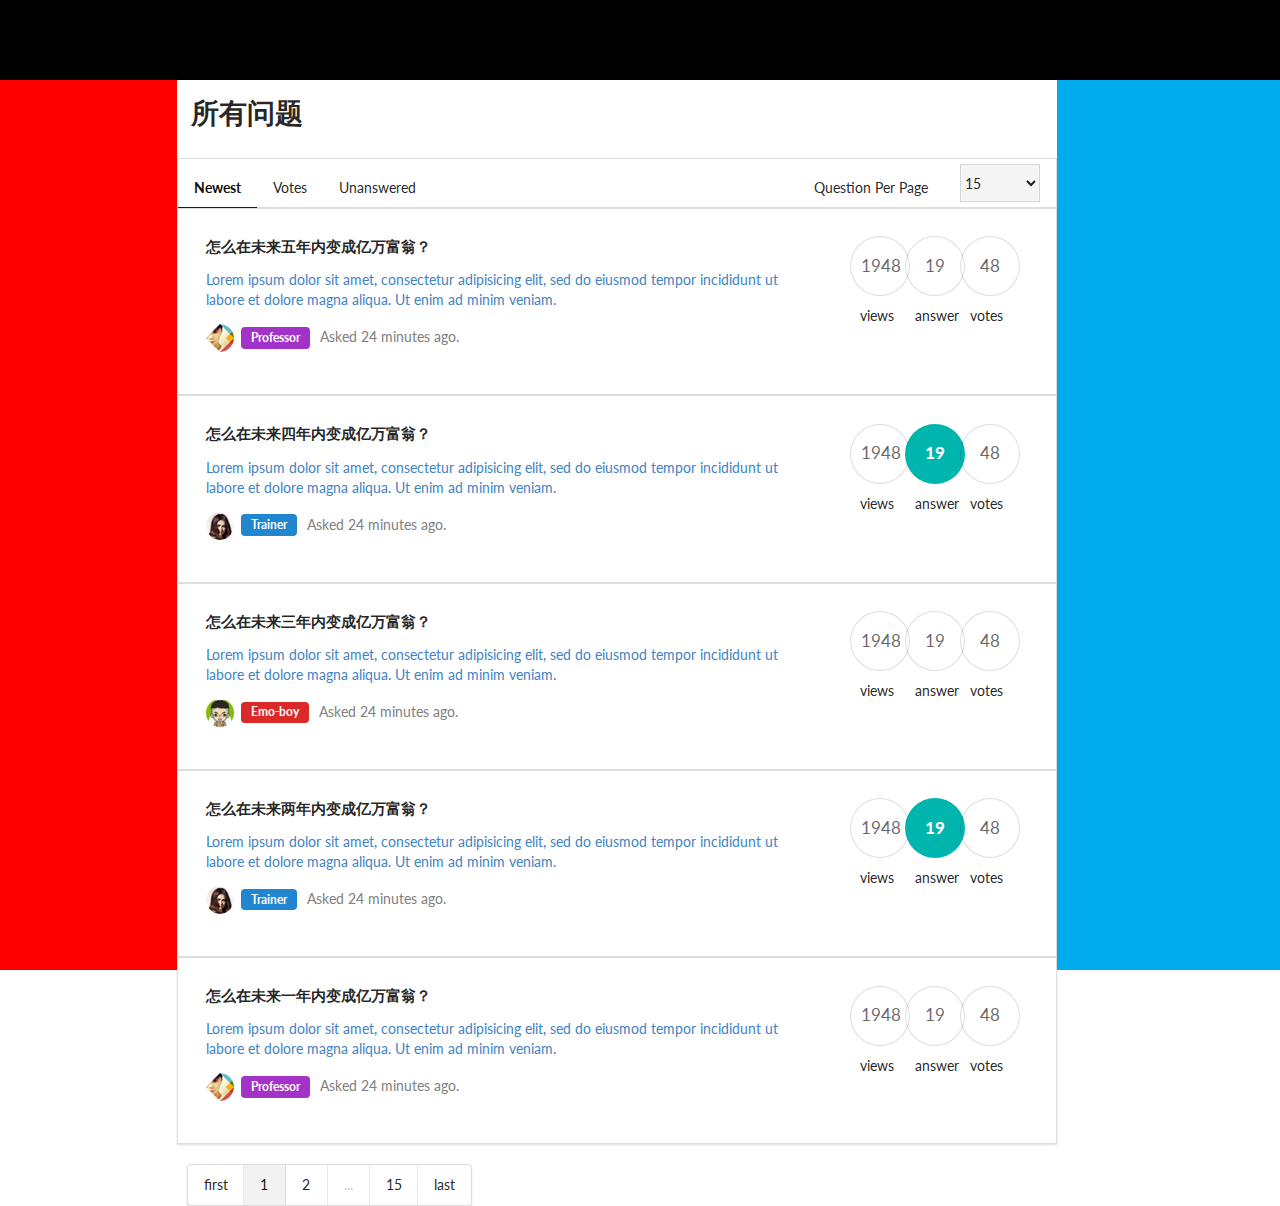
<file: src/index.html>
<!DOCTYPE html>
<html lang="en">
<head>
    <meta charset="UTF-8">
    <title>index</title>
    <link rel="stylesheet" href="css/semantic.css" media="screen" title="no title" charset="utf-8">
    <link rel="stylesheet" href="css/common.css">
</head>
<body>
<div class="header-lx"></div>
<div class="content-lx">
    <div class="left-lx"></div>
    <div class="middle-lx">
        <div class="ui basic segment">
            <h1 class="ui hearder">所有问题</h1>
        </div>
        <div class="ui secondary pointing menu" style="border:solid rgba(34, 36, 38, 0.15) 1px;height:50px;margin-bottom:0px;">
                <a href="#" class="active item">Newest</a>
                <a href="#" class="item">Votes</a>
                <a href="#"class="item">Unanswered</a>
                <div class="right menu">
                    <a class="item">
                        Question Per Page
                    </a>
                    <div class="item" style="padding-bottom:5px;">
                        <select class="ui dropdown" style="width:80px;background-color:rgb(245, 245, 245);padding:0px;">
                          <option value="">15</option>
                          <option value="1">30</option>
                          <option value="0">50</option>
                        </select>
                    </div>
                </div>
        </div>
        <div class="ui segment"style="margin-top:0px;border-radius:0px;margin-bottom:0px;">
            <div class="ui grid">
                <div class="twelve wide column">
                    <div class="ui basic segment">
                    <h4 class="ui hearder">怎么在未来五年内变成亿万富翁？</h4>
                    <a href="#">Lorem ipsum dolor sit amet, consectetur adipisicing elit, sed do eiusmod tempor incididunt ut labore et dolore magna aliqua. Ut enim ad minim veniam.</a>
                    <div class="ui basic segment" style="padding-left:0px;margin-top:0px;">
                        <img class="ui avatar image" src="img/Ellipse 1.png">
                          <div class="ui purple horizontal label" style="text-align:center;">
                              Professor
                          </div>
                          <span style="color:grey;">Asked 24 minutes ago.</span>
                    </div>
                </div>


                </div>
                <div class="one wide column">
                    <button type="button" name="button" class="ui basic circular icon button" style="width:60px;height:60px;border-color:grey;margin-top:50%;">
                        <span style="font-size:17px;">1948</span>
                    </button>
                    <span style="display:block;margin-top:10px;margin-left:10px;">
                        views
                    </span>
                </div>
                <div class="one wide column">
                    <button type="button" name="button" class="ui basic circular icon button" style="width:60px;height:60px;border-color:grey;margin-top:50%;">
                        <span style="font-size:17px;">19</span>
                    </button>
                    <span style="display:block;margin-top:10px;margin-left:10px;">
                        answer
                    </span>
                </div>
                <div class="one wide column">
                    <button type="button" name="button" class="ui basic circular icon button" style="width:60px;height:60px;border-color:grey;margin-top:50%;">
                        <span style="font-size:17px;">48</span>
                    </button>
                    <span style="display:block;margin-top:10px;margin-left:10px;">
                        votes
                    </span>
                </div>


            </div>


        </div>
        <div class="ui segment"style="margin-top:0px;border-radius:0px;margin-bottom:0px;">
            <div class="ui grid">
                <div class="twelve wide column">
                    <div class="ui basic segment">
                    <h4 class="ui hearder">怎么在未来四年内变成亿万富翁？</h4>
                    <a href="#">Lorem ipsum dolor sit amet, consectetur adipisicing elit, sed do eiusmod tempor incididunt ut labore et dolore magna aliqua. Ut enim ad minim veniam.</a>
                    <div class="ui basic segment" style="padding-left:0px;margin-top:0px;">
                        <img class="ui avatar image" src="img/touxian.png">
                          <div class="ui blue horizontal label" style="text-align:center;">
                              Trainer
                          </div>
                          <span style="color:grey;">Asked 24 minutes ago.</span>
                    </div>
                </div>

                </div>
                <div class="one wide column">
                    <button type="button" name="button" class="ui basic circular icon button" style="width:60px;height:60px;border-color:grey;margin-top:50%;">
                        <span style="font-size:17px;">1948</span>
                    </button>
                    <span style="display:block;margin-top:10px;margin-left:10px;">
                        views
                    </span>
                </div>
                <div class="one wide column">
                    <button type="button" name="button" class="ui teal circular icon button" style="width:60px;height:60px;border-color:grey;margin-top:50%;">
                        <span style="font-size:17px;">19</span>
                    </button>
                    <span style="display:block;margin-top:10px;margin-left:10px;">
                        answer
                    </span>
                </div>
                <div class="one wide column">
                    <button type="button" name="button" class="ui basic circular icon button" style="width:60px;height:60px;border-color:grey;margin-top:50%;">
                        <span style="font-size:17px;">48</span>
                    </button>
                    <span style="display:block;margin-top:10px;margin-left:10px;">
                        votes
                    </span>
                </div>


            </div>


        </div>

        <div class="ui segment"style="margin-top:0px;border-radius:0px;margin-bottom:0px;">
            <div class="ui grid">
                <div class="twelve wide column">
                    <div class="ui basic segment">
                    <h4 class="ui hearder">怎么在未来三年内变成亿万富翁？</h4>
                    <a href="#">Lorem ipsum dolor sit amet, consectetur adipisicing elit, sed do eiusmod tempor incididunt ut labore et dolore magna aliqua. Ut enim ad minim veniam.</a>
                    <div class="ui basic segment" style="padding-left:0px;margin-top:0px;">
                        <img class="ui avatar image" src="img/Tom-small.jpg">
                          <div class="ui red horizontal label" style="text-align:center;">
                              Emo-boy
                          </div>
                          <span style="color:grey;">Asked 24 minutes ago.</span>
                    </div>
                </div>

                </div>
                <div class="one wide column">
                    <button type="button" name="button" class="ui basic circular icon button" style="width:60px;height:60px;border-color:grey;margin-top:50%;">
                        <span style="font-size:17px;">1948</span>
                    </button>
                    <span style="display:block;margin-top:10px;margin-left:10px;">
                        views
                    </span>
                </div>
                <div class="one wide column">
                    <button type="button" name="button" class="ui basic circular icon button" style="width:60px;height:60px;border-color:grey;margin-top:50%;">
                        <span style="font-size:17px;">19</span>
                    </button>
                    <span style="display:block;margin-top:10px;margin-left:10px;">
                        answer
                    </span>
                </div>
                <div class="one wide column">
                    <button type="button" name="button" class="ui basic circular icon button" style="width:60px;height:60px;border-color:grey;margin-top:50%;">
                        <span style="font-size:17px;">48</span>
                    </button>
                    <span style="display:block;margin-top:10px;margin-left:10px;">
                        votes
                    </span>
                </div>


            </div>


        </div>

        <div class="ui segment"style="margin-top:0px;border-radius:0px;margin-bottom:0px;">
            <div class="ui grid">
                <div class="twelve wide column">
                    <div class="ui basic segment">
                    <h4 class="ui hearder">怎么在未来两年内变成亿万富翁？</h4>
                    <a href="#">Lorem ipsum dolor sit amet, consectetur adipisicing elit, sed do eiusmod tempor incididunt ut labore et dolore magna aliqua. Ut enim ad minim veniam.</a>
                    <div class="ui basic segment" style="padding-left:0px;margin-top:0px;">
                        <img class="ui avatar image" src="img/touxian.png">
                          <div class="ui blue horizontal label" style="text-align:center;">
                              Trainer
                          </div>
                          <span style="color:grey;">Asked 24 minutes ago.</span>
                    </div>
                </div>

                </div>
                <div class="one wide column">
                    <button type="button" name="button" class="ui basic circular icon button" style="width:60px;height:60px;border-color:grey;margin-top:50%;">
                        <span style="font-size:17px;">1948</span>
                    </button>
                    <span style="display:block;margin-top:10px;margin-left:10px;">
                        views
                    </span>
                </div>
                <div class="one wide column">
                    <button type="button" name="button" class="ui teal circular icon button" style="width:60px;height:60px;border-color:grey;margin-top:50%;">
                        <span style="font-size:17px;">19</span>
                    </button>
                    <span style="display:block;margin-top:10px;margin-left:10px;">
                        answer
                    </span>
                </div>
                <div class="one wide column">
                    <button type="button" name="button" class="ui basic circular icon button" style="width:60px;height:60px;border-color:grey;margin-top:50%;">
                        <span style="font-size:17px;">48</span>
                    </button>
                    <span style="display:block;margin-top:10px;margin-left:10px;">
                        votes
                    </span>
                </div>


            </div>


        </div>

        <div class="ui segment"style="margin-top:0px;border-radius:0px;margin-bottom:0px;">
            <div class="ui grid">
                <div class="twelve wide column">
                    <div class="ui basic segment">
                    <h4 class="ui hearder">怎么在未来一年内变成亿万富翁？</h4>
                    <a href="#">Lorem ipsum dolor sit amet, consectetur adipisicing elit, sed do eiusmod tempor incididunt ut labore et dolore magna aliqua. Ut enim ad minim veniam.</a>
                    <div class="ui basic segment" style="padding-left:0px;margin-top:0px;">
                        <img class="ui avatar image" src="img/Ellipse 1.png">
                          <div class="ui purple horizontal label" style="text-align:center;">
                              Professor
                          </div>
                          <span style="color:grey;">Asked 24 minutes ago.</span>
                    </div>
                </div>

                </div>
                <div class="one wide column">
                    <button type="button" name="button" class="ui basic circular icon button" style="width:60px;height:60px;border-color:grey;margin-top:50%;">
                        <span style="font-size:17px;">1948</span>
                    </button>
                    <span style="display:block;margin-top:10px;margin-left:10px;">
                        views
                    </span>
                </div>
                <div class="one wide column">
                    <button type="button" name="button" class="ui basic circular icon button" style="width:60px;height:60px;border-color:grey;margin-top:50%;">
                        <span style="font-size:17px;">19</span>
                    </button>
                    <span style="display:block;margin-top:10px;margin-left:10px;">
                        answer
                    </span>
                </div>
                <div class="one wide column">
                    <button type="button" name="button" class="ui basic circular icon button" style="width:60px;height:60px;border-color:grey;margin-top:50%;">
                        <span style="font-size:17px;">48</span>
                    </button>
                    <span style="display:block;margin-top:10px;margin-left:10px;">
                        votes
                    </span>
                </div>
            </div>
        </div>

        <div class="ui pagination menu" style="margin-top:20px;margin-left:10px;">
            <a class="item" >
              first
            </a>
            <a class="active item">
              1
            </a>
            <a class="item">
              2
            </a>
            <div class="disabled item">
              ...
            </div>
            <a class="item">
              15
            </a>
            <a class="item">
              last
            </a>
        </div>

    </div>
    <div class="right-lx"></div>
</div>

</body>
</html>
</file>
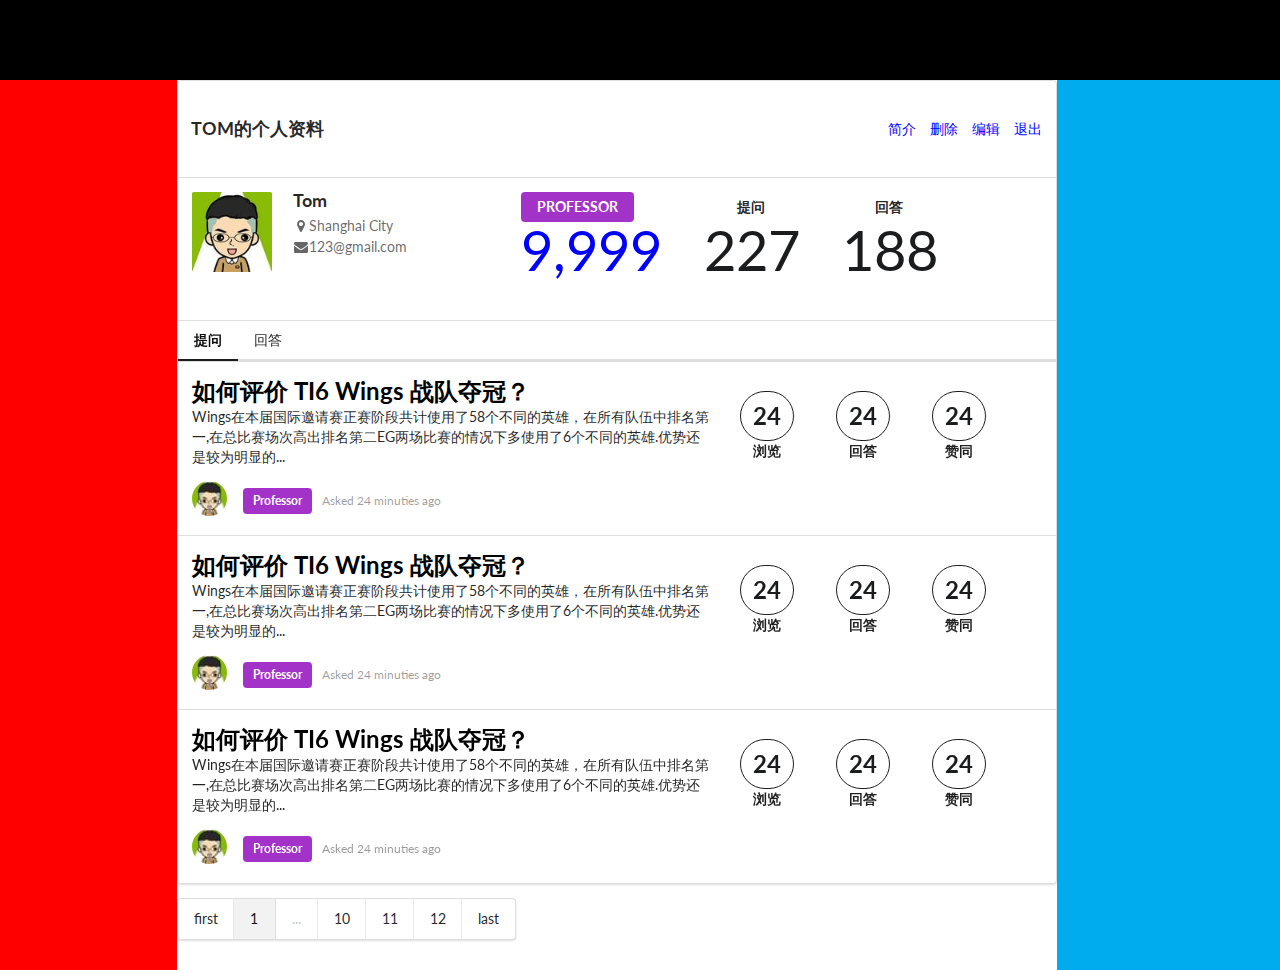
<file: src/profile.html>
<!DOCTYPE html>
<html lang="en">
<head>
    <meta charset="UTF-8">
    <title>profile</title>
    <link rel="stylesheet" href="css/common.css">
    <link rel="stylesheet" href="css/semantic.css">
    <link rel="stylesheet" href="css/yangpeitong.css">
</head>
<body>
<div class="header-lx"></div>
<div class="content-lx">
    <div class="left-lx"></div>
    <div class="middle-lx">
        <div class="ui segments">
            <div class="ui segment">
                <div class="ui text menu">
                    <div class="header item">
                        <h3>Tom的个人资料</h3>
                    </div>
                    <div class="right menu">
                        <a href="#" class="item">简介</a>
                        <a href="#" class="item">删除</a>
                        <a href="#" class="item">编辑</a>
                        <a href="#" class="item">退出</a>
                    </div>
                </div>
            </div>
            <div class="ui segment">
                <div class="ui grid">
                    <div class="six wide column">
                        <div class="ui items">
                            <div class="item">
                                <a class="ui tiny image">
                                    <img src="img/Tom.jpg">
                                </a>
                                <div class="content">
                                    <div class="header">
                                        <h3>Tom</h3>
                                    </div>
                                    <div class="meta">
                                        <span class="cinema"><i class="marker icon"></i>Shanghai City</span>
                                    </div>
                                    <div class="meta">
                                        <span class="cinema"><i class="mail icon"></i>123@gmail.com</span>
                                    </div>
                                </div>
                            </div>
                        </div>
                    </div>
                    <div class="ten wide column">
                        <div class="ui statistics">
                            <div class="statistic">
                                <div class="ui purple label">Professor</div>
                                <div class="value" style="color:blue;">9,999
                                </div>
                            </div>
                            <div class="statistic">
                                <div class="ui basic label">提问</div>

                                <div class="value">227</div>
                            </div>
                            <div class="statistic">
                                <div class="ui basic label">回答</div>
                                <div class="value">188</div>
                            </div>
                        </div>
                    </div>
                </div>
            </div>
            <div class="ui segment pointing-menu">
                <div class="ui secondary pointing menu">
                    <a class="item active">
                        提问
                    </a>
                    <a class="item">
                        回答
                    </a>
                </div>
            </div>
            <div class="ui segment">
                <div class="ui grid">
                    <div class="ten wide column">
                        <a href="#">
                            <h2 style="color:black;">如何评价 TI6 Wings 战队夺冠？</h2></a>
                        <p>
                            Wings在本届国际邀请赛正赛阶段共计使用了58个不同的英雄，在所有队伍中排名第一,在总比赛场次高出排名第二EG两场比赛的情况下多使用了6个不同的英雄.优势还是较为明显的...
                        </p>
                        <div class="ui feed">
                            <div class="event">
                                <div class="label">
                                    <img src="img/Tom-small.jpg">
                                </div>
                                <div class="content">
                                    <div class="summary">
                                        <a class="ui purple label">
                                            Professor
                                        </a>
                                        <div class="date">
                                            Asked 24 minuties ago
                                        </div>
                                    </div>
                                </div>
                            </div>
                        </div>
                    </div>
                    <div class="six wide column">
                        <div class="ui statistics">
                            <div class="statistic">
                                <div class="value">
                                    <a class="ui massive black circular basic label">24</a></div>
                                <div class="label">浏览</div>
                            </div>
                            <div class="statistic">
                                <div class="value">
                                    <a class="ui massive black circular basic label">24</a></div>
                                <div class="label">回答</div>
                            </div>
                            <div class="statistic">
                                <div class="value">
                                    <a class="ui massive black circular basic label">24</a></div>
                                <div class="label">赞同</div>
                            </div>
                        </div>
                    </div>
                </div>
            </div>
            <div class="ui segment">
                <div class="ui grid">
                    <div class="ten wide column">
                        <a href="#">
                            <h2 style="color:black;">如何评价 TI6 Wings 战队夺冠？</h2></a>
                        <p>
                            Wings在本届国际邀请赛正赛阶段共计使用了58个不同的英雄，在所有队伍中排名第一,在总比赛场次高出排名第二EG两场比赛的情况下多使用了6个不同的英雄.优势还是较为明显的...
                        </p>
                        <div class="ui feed">
                            <div class="event">
                                <div class="label">
                                    <img src="img/Tom-small.jpg">
                                </div>
                                <div class="content">
                                    <div class="summary">
                                        <a class="ui purple label">
                                            Professor
                                        </a>
                                        <div class="date">
                                            Asked 24 minuties ago
                                        </div>
                                    </div>
                                </div>
                            </div>
                        </div>
                    </div>
                    <div class="six wide column">
                        <div class="ui statistics">
                            <div class="statistic">
                                <div class="value">
                                    <a class="ui massive black circular basic label">24</a></div>
                                <div class="label">浏览</div>
                            </div>
                            <div class="statistic">
                                <div class="value">
                                    <a class="ui massive black circular basic label">24</a></div>
                                <div class="label">回答</div>
                            </div>
                            <div class="statistic">
                                <div class="value">
                                    <a class="ui massive black circular basic label">24</a></div>
                                <div class="label">赞同</div>
                            </div>
                        </div>
                    </div>
                </div>
            </div>
            <div class="ui segment">
                <div class="ui grid">
                    <div class="ten wide column">
                        <a href="#">
                            <h2 style="color:black;">如何评价 TI6 Wings 战队夺冠？</h2></a>
                        <p>
                            Wings在本届国际邀请赛正赛阶段共计使用了58个不同的英雄，在所有队伍中排名第一,在总比赛场次高出排名第二EG两场比赛的情况下多使用了6个不同的英雄.优势还是较为明显的...
                        </p>
                        <div class="ui feed">
                            <div class="event">
                                <div class="label">
                                    <img src="img/Tom-small.jpg">
                                </div>
                                <div class="content">
                                    <div class="summary">
                                        <a class="ui purple label">
                                            Professor
                                        </a>
                                        <div class="date">
                                            Asked 24 minuties ago
                                        </div>
                                    </div>
                                </div>
                            </div>
                        </div>
                    </div>
                    <div class="six wide column">
                        <div class="ui statistics">
                            <div class="statistic">
                                <div class="value">
                                    <a class="ui massive black circular basic label">24</a></div>
                                <div class="label">浏览</div>
                            </div>
                            <div class="statistic">
                                <div class="value">
                                    <a class="ui massive black circular basic label">24</a></div>
                                <div class="label">回答</div>
                            </div>
                            <div class="statistic">
                                <div class="value">
                                    <a class="ui massive black circular basic label">24</a></div>
                                <div class="label">赞同</div>
                            </div>
                        </div>
                    </div>
                </div>
            </div>
        </div>
        <div class="ui pagination menu">
            <a class="item">first</a>
            <a class="active item">1</a>
            <div class="disabled item">...</div>
            <a class="item">10</a>
            <a class="item">11</a>
            <a class="item">12</a>
            <a class="item">last</a>
        </div>
    </div>
    <div class="right-lx"></div>
</div>

</body>
</html>
</file>
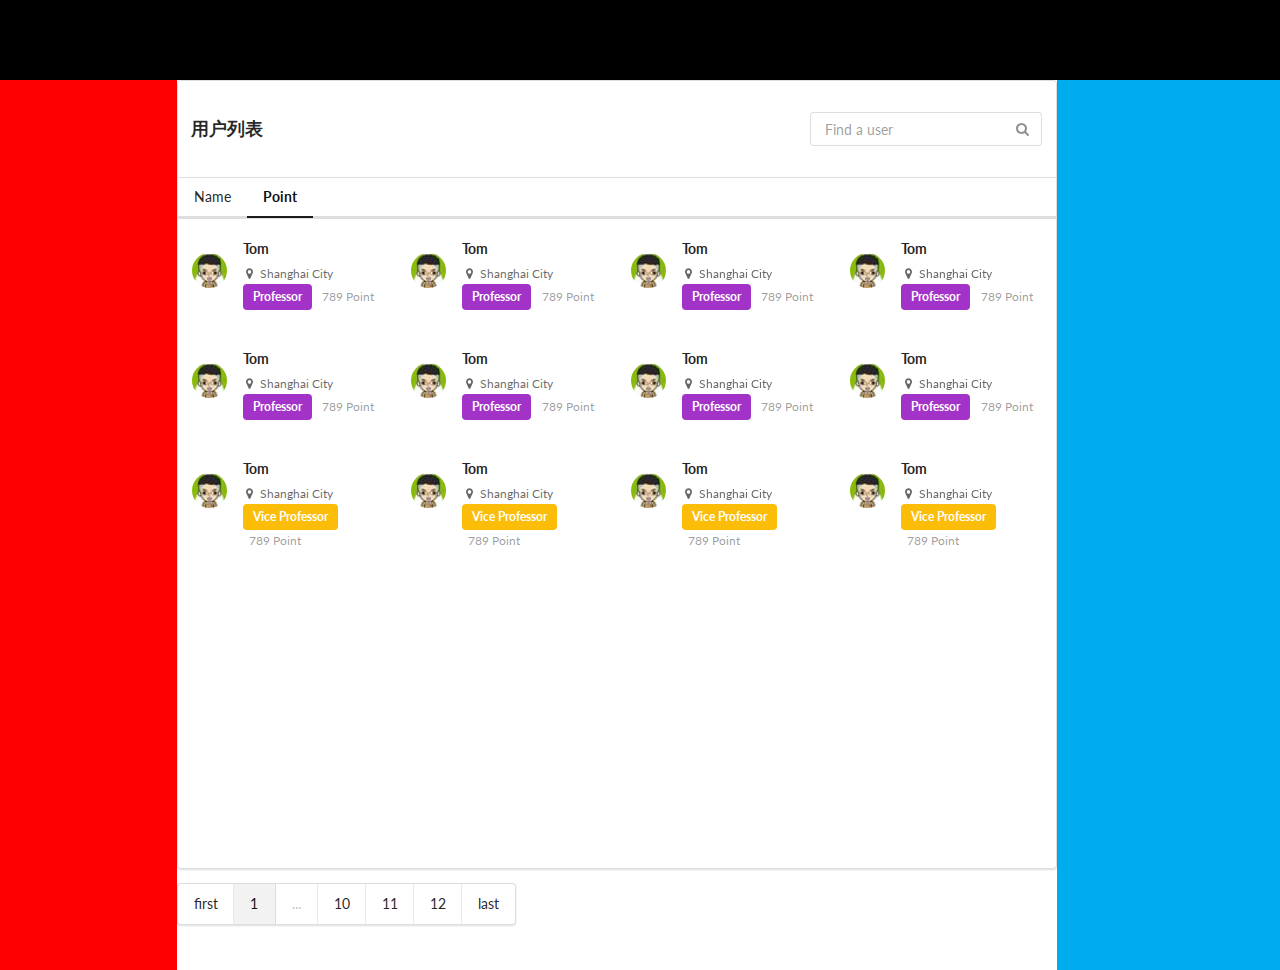
<file: src/users.html>
<!DOCTYPE html>
<html lang="en">

<head>
    <meta charset="UTF-8">
    <title>users</title>
    <link rel="stylesheet" href="css/common.css">
    <link rel="stylesheet" href="css/ad.css">
    <link rel="stylesheet" href="css/semantic.css">

</head>

<body>
    <div class="header-lx"></div>
    <div class="content-lx">
        <div class="left-lx"></div>
        <div class="middle-lx">
            <div class="ui segments">
                <div class="ui segment">
                    <div class="ui text menu">
                        <div class="header item">
                            <h3>用户列表</h3>
                        </div>
                        <div class="right menu">
                            <div class="item">
                                <div class="ui icon input">
                                    <input placeholder="Find a user" type="text">
                                    <i class="search link icon"></i>
                                </div>
                            </div>
                        </div>
                    </div>
                </div>
                <div class="ui segment pointing-menu">
                    <div class="ui secondary pointing menu">
                        <a class="item">
                            Name
                        </a>
                        <a class="item active">
                            Point
                        </a>
                    </div>
                </div>
                <div class="ui segment user-list">
                    <div class="ui four column grid">
                        <div class="column">
                            <div class="ui feed">
                                <div class="event">
                                    <div class="label">
                                        <img src="img/Tom-small.jpg">
                                    </div>
                                    <div class="content">
                                        <div class="header">
                                            <h5>Tom</h5>
                                        </div>
                                        <div class="meta">
                                            <span class="cinema"><i class="marker icon"></i>Shanghai City</span>
                                        </div>
                                        <div class="summary">
                                            <a class="ui purple label">
                                            Professor
                                            </a>
                                            <div class="date">
                                                789 Point
                                            </div>
                                        </div>
                                    </div>
                                </div>
                            </div>
                        </div>
                        <div class="column">
                            <div class="ui feed">
                                <div class="event">
                                    <div class="label">
                                        <img src="img/Tom-small.jpg">
                                    </div>
                                    <div class="content">
                                        <div class="header">
                                            <h5>Tom</h5>
                                        </div>
                                        <div class="meta">
                                            <span class="cinema"><i class="marker icon"></i>Shanghai City</span>
                                        </div>
                                        <div class="summary">
                                            <a class="ui purple label">
                                            Professor
                                            </a>
                                            <div class="date">
                                                789 Point
                                            </div>
                                        </div>
                                    </div>
                                </div>
                            </div>
                        </div>
                        <div class="column">
                            <div class="ui feed">
                                <div class="event">
                                    <div class="label">
                                        <img src="img/Tom-small.jpg">
                                    </div>
                                    <div class="content">
                                        <div class="header">
                                            <h5>Tom</h5>
                                        </div>
                                        <div class="meta">
                                            <span class="cinema"><i class="marker icon"></i>Shanghai City</span>
                                        </div>
                                        <div class="summary">
                                            <a class="ui purple label">
                                            Professor
                                            </a>
                                            <div class="date">
                                                789 Point
                                            </div>
                                        </div>
                                    </div>
                                </div>
                            </div>
                        </div>
                        <div class="column">
                            <div class="ui feed">
                                <div class="event">
                                    <div class="label">
                                        <img src="img/Tom-small.jpg">
                                    </div>
                                    <div class="content">
                                        <div class="header">
                                            <h5>Tom</h5>
                                        </div>
                                        <div class="meta">
                                            <span class="cinema"><i class="marker icon"></i>Shanghai City</span>
                                        </div>
                                        <div class="summary">
                                            <a class="ui purple label">
                                            Professor
                                            </a>
                                            <div class="date">
                                                789 Point
                                            </div>
                                        </div>
                                    </div>
                                </div>
                            </div>
                        </div>
                        <div class="column">
                            <div class="ui feed">
                                <div class="event">
                                    <div class="label">
                                        <img src="img/Tom-small.jpg">
                                    </div>
                                    <div class="content">
                                        <div class="header">
                                            <h5>Tom</h5>
                                        </div>
                                        <div class="meta">
                                            <span class="cinema"><i class="marker icon"></i>Shanghai City</span>
                                        </div>
                                        <div class="summary">
                                            <a class="ui purple label">
                                            Professor
                                            </a>
                                            <div class="date">
                                                789 Point
                                            </div>
                                        </div>
                                    </div>
                                </div>
                            </div>
                        </div>
                        <div class="column">
                            <div class="ui feed">
                                <div class="event">
                                    <div class="label">
                                        <img src="img/Tom-small.jpg">
                                    </div>
                                    <div class="content">
                                        <div class="header">
                                            <h5>Tom</h5>
                                        </div>
                                        <div class="meta">
                                            <span class="cinema"><i class="marker icon"></i>Shanghai City</span>
                                        </div>
                                        <div class="summary">
                                            <a class="ui purple label">
                                            Professor
                                            </a>
                                            <div class="date">
                                                789 Point
                                            </div>
                                        </div>
                                    </div>
                                </div>
                            </div>
                        </div>
                        <div class="column">
                            <div class="ui feed">
                                <div class="event">
                                    <div class="label">
                                        <img src="img/Tom-small.jpg">
                                    </div>
                                    <div class="content">
                                        <div class="header">
                                            <h5>Tom</h5>
                                        </div>
                                        <div class="meta">
                                            <span class="cinema"><i class="marker icon"></i>Shanghai City</span>
                                        </div>
                                        <div class="summary">
                                            <a class="ui purple label">
                                            Professor
                                            </a>
                                            <div class="date">
                                                789 Point
                                            </div>
                                        </div>
                                    </div>
                                </div>
                            </div>
                        </div>
                        <div class="column">
                            <div class="ui feed">
                                <div class="event">
                                    <div class="label">
                                        <img src="img/Tom-small.jpg">
                                    </div>
                                    <div class="content">
                                        <div class="header">
                                            <h5>Tom</h5>
                                        </div>
                                        <div class="meta">
                                            <span class="cinema"><i class="marker icon"></i>Shanghai City</span>
                                        </div>
                                        <div class="summary">
                                            <a class="ui purple label">
                                            Professor
                                            </a>
                                            <div class="date">
                                                789 Point
                                            </div>
                                        </div>
                                    </div>
                                </div>
                            </div>
                        </div>
                        <div class="column">
                            <div class="ui feed">
                                <div class="event">
                                    <div class="label">
                                        <img src="img/Tom-small.jpg">
                                    </div>
                                    <div class="content">
                                        <div class="header">
                                            <h5>Tom</h5>
                                        </div>
                                        <div class="meta">
                                            <span class="cinema"><i class="marker icon"></i>Shanghai City</span>
                                        </div>
                                        <div class="summary">
                                            <a class="ui yellow label">
                                            Vice Professor
                                            </a>
                                            <div class="date">
                                                789 Point
                                            </div>
                                        </div>
                                    </div>
                                </div>
                            </div>
                        </div>
                        <div class="column">
                            <div class="ui feed">
                                <div class="event">
                                    <div class="label">
                                        <img src="img/Tom-small.jpg">
                                    </div>
                                    <div class="content">
                                        <div class="header">
                                            <h5>Tom</h5>
                                        </div>
                                        <div class="meta">
                                            <span class="cinema"><i class="marker icon"></i>Shanghai City</span>
                                        </div>
                                        <div class="summary">
                                            <a class="ui yellow label">
                                            Vice Professor
                                            </a>
                                            <div class="date">
                                                789 Point
                                            </div>
                                        </div>
                                    </div>
                                </div>
                            </div>
                        </div>
                        <div class="column">
                            <div class="ui feed">
                                <div class="event">
                                    <div class="label">
                                        <img src="img/Tom-small.jpg">
                                    </div>
                                    <div class="content">
                                        <div class="header">
                                            <h5>Tom</h5>
                                        </div>
                                        <div class="meta">
                                            <span class="cinema"><i class="marker icon"></i>Shanghai City</span>
                                        </div>
                                        <div class="summary">
                                            <a class="ui yellow label">
                                            Vice Professor
                                            </a>
                                            <div class="date">
                                                789 Point
                                            </div>
                                        </div>
                                    </div>
                                </div>
                            </div>
                        </div>
                        <div class="column">
                            <div class="ui feed">
                                <div class="event">
                                    <div class="label">
                                        <img src="img/Tom-small.jpg">
                                    </div>
                                    <div class="content">
                                        <div class="header">
                                            <h5>Tom</h5>
                                        </div>
                                        <div class="meta">
                                            <span class="cinema"><i class="marker icon"></i>Shanghai City</span>
                                        </div>
                                        <div class="summary">
                                            <a class="ui yellow label">
                                            Vice Professor
                                            </a>
                                            <div class="date">
                                                789 Point
                                            </div>
                                        </div>
                                    </div>
                                </div>
                            </div>
                        </div>
                    </div>
                </div>
            </div>
            <div class="ui pagination menu">
                <a class="item">first</a>
                <a class="active item">1</a>
                <div class="disabled item">...</div>
                <a class="item">10</a>
                <a class="item">11</a>
                <a class="item">12</a>
                <a class="item">last</a>
            </div>
        </div>
        <div class="right-lx"></div>
    </div>

</body>

</html>
</file>
<file: src/css/common.css>
body {
    padding: 0;
    margin: 0;
}

.header-lx {
    width:100%;
    height:80px;
    background-color:black;
}

.content-lx{
    width:100%;
    height: 890px;
}

.left-lx {
    width:13.8%;
    height: 100%;
    float: left;
    background-color: red;
}

.middle-lx {
    width: 68.75%;
    height: 100%;
    float: left;
    background-color: white;
    margin-bottom: 70px;
    padding-bottom: 50px;
}

.right-lx {
    height: 100%;
    background-color: #00aced
}

.img-search {
  width: 61%;
  height:100%;
  float:left;
  background-color: #2F364A;
}

.img {
  margin: 20px 20px;
  height: 42px;
  float: left;
}

.search {
  margin: 24px 32px 24px 0;
  height: 32px;
  float: right;
}

.search-text {
  width: 400px;
  height: 28px;
  border-radius: 16px;
  border-width:0;
}

/*.menu {
  width: 21.55%;
  height: 80px;
  background-color: #18202D;
  float: left;
}*/

.menu-ul {
  overflow: hidden;
  padding: 0px;
  margin-top: 30px;
}

.menu-text {
  width: 20%;
  float: left;
  font-size: 14px;
  list-style:none;
  color:#5D647D;
  text-align: center;
}

.message {
  height: 100%;
  background-color: #2F364A;
}

.img-head{
  margin: 25px 20px;
  height: 30px;
  float: left;
}
.name{
  margin: 32px 5px;
  height: 16px;
  float: left;
}

.username{
  color: white;
}

#dropdown-btn{
  border-radius: 999px;
  background-image: url('../img/xiala.png');
  background-size: cover;
  margin: 34px 5px;
  height: 12px;
  width: 11px;
  float: left;
}
</file>
<file: src/css/yangpeitong.css>
.ui.secondary.pointing.menu {
    margin: 0;
}

.ui.segment.pointing-menu {
    padding: 0
}
.ui.massive.circular.label {
    background-color: white;
}

.statistic > .ui.purple.label {
    width: 80%;
    display: block;
}

.ui.text.menu > .right.menu .item {
    color: blue;
}

.statistic > .ui.basic.label {
    border-style: none;
}


/*.ui.segments {
    margin-top: 0;
}

.ui.segment {
    margin: 0
    height: 160px;
}*/
</file>
<file: src/css/ad.css>
.ui.four.column.grid.> .column {
    margin-top: 10px;
    padding: 0;
}


.ui.four.column.grid > .ui.feed {
    margin: 0;
    padding: 0;
}

.ui.feed > .event > .label img {
    position: relative;
    top:20px;
}
.ui.segment.pointing-menu {
    padding: 0
}
.ui.segment.user-list {
    height: 650px;
}
</file>
